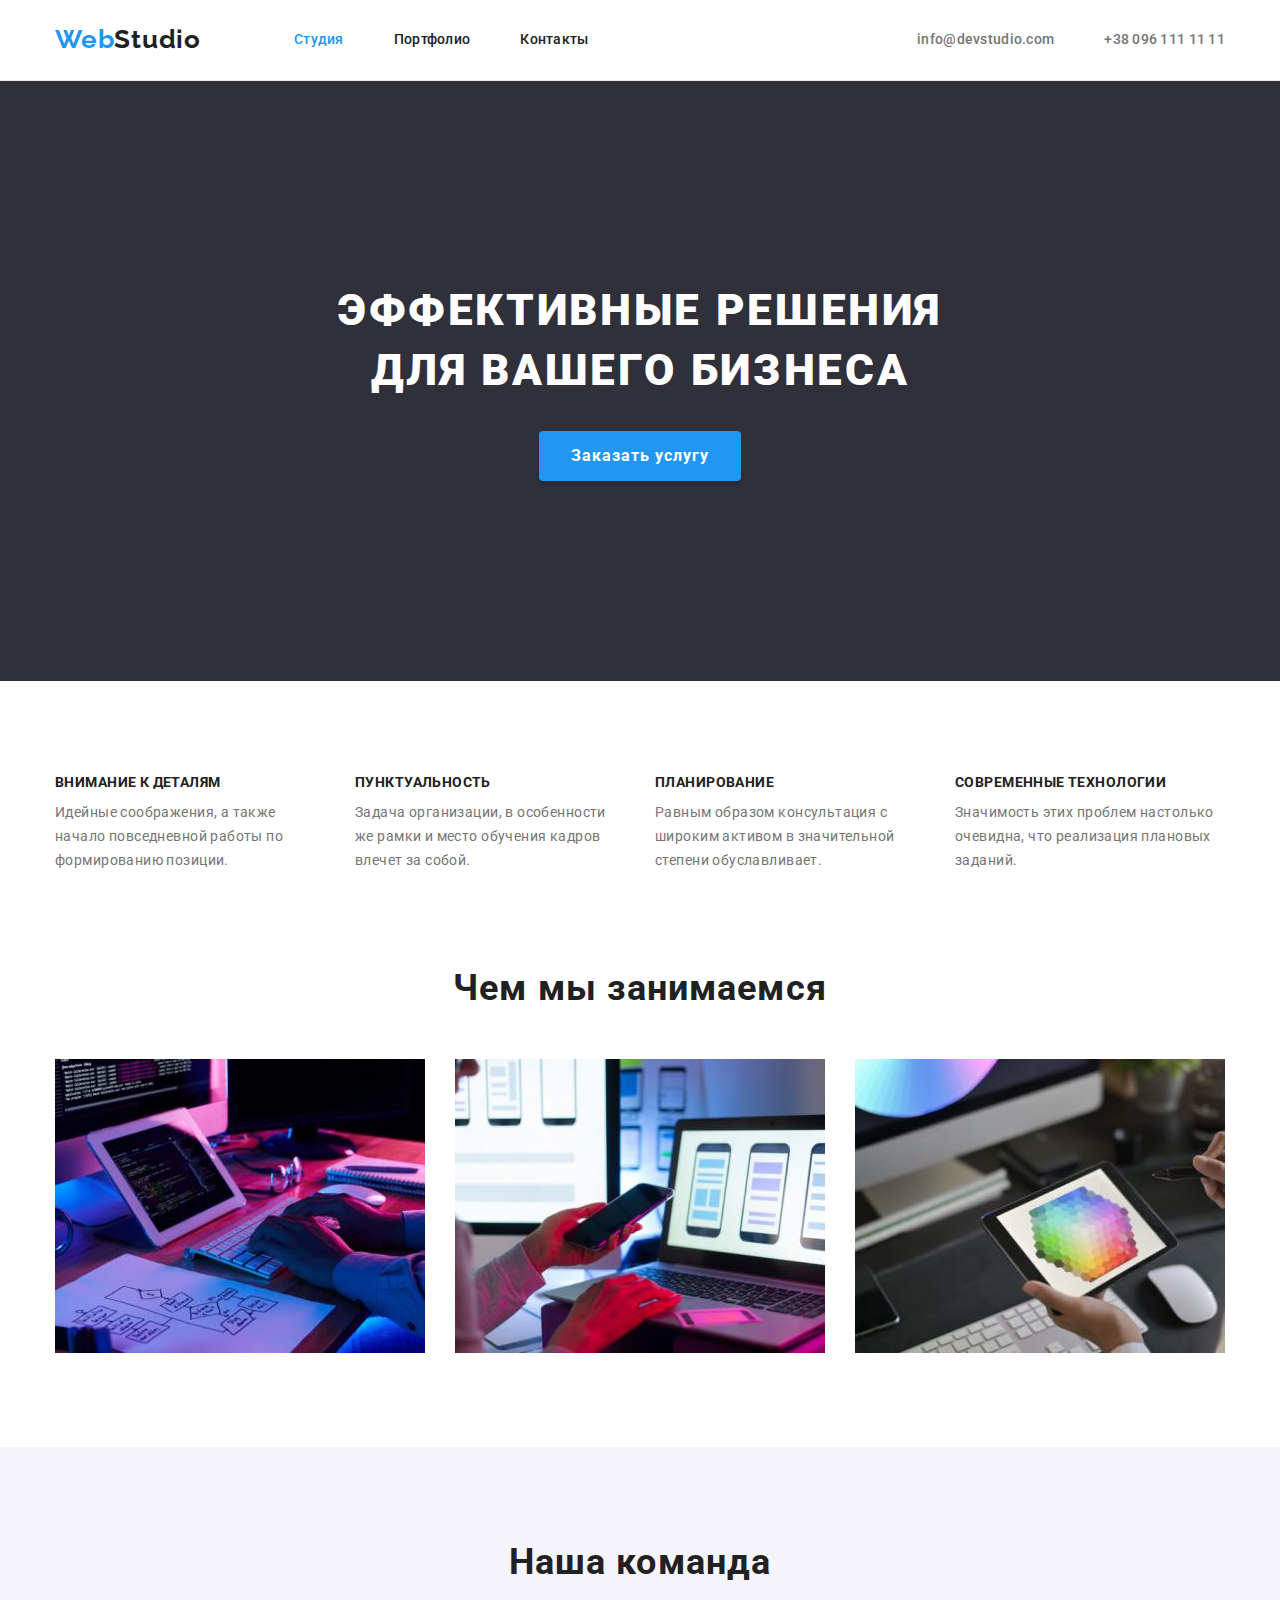
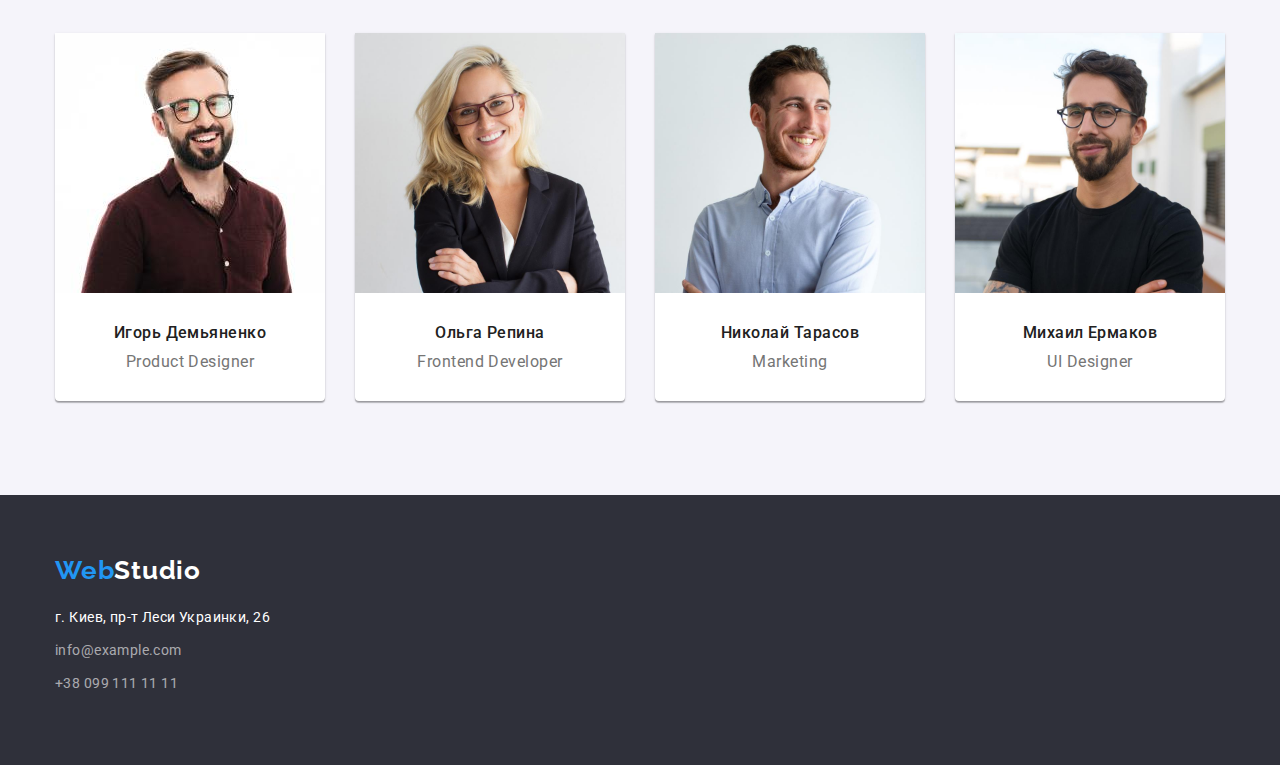
<file: index.html>
<!DOCTYPE html>
<html lang="ru">
<head>
    <meta charset="UTF-8">
    <meta http-equiv="X-UA-Compatible" content="IE=edge">
    <meta name="viewport" content="width=device-width, initial-scale=1.0">
    <title>WebStudio</title>
    <link rel="preconnect" href="https://fonts.gstatic.com">
    <link href="https://fonts.googleapis.com/css2?family=Raleway:wght@700&family=Roboto:wght@400;500;700;900&display=swap"
            rel="stylesheet">
    <link rel="stylesheet" href="https://cdnjs.cloudflare.com/ajax/libs/modern-normalize/1.0.0/modern-normalize.min.css">
    <link rel="stylesheet" href="./css/styles.css">
</head>
<body>
    <!--Шапка страницы-->
    <header class="header-block">
        <div class="container">
            <nav class="nav-block">
                <a class="logo" href="./index.html"><span class="brand-color">Web</span>Studio</a>
                <ul class="main-nav">
                    <li><a class="nav-link active" href="/">Студия</a></li>
                    <li><a class="nav-link" href="./portfolio.html">Портфолио</a></li>
                    <li><a class="nav-link" href="/">Контакты</a></li>
                </ul>
            </nav>
            <ul class="address-list">
                <li><a class="address-link" href="mailto:info@devstudio.com">info@devstudio.com</a></li>
                <li><a class="address-link" href="tel:+380961111111">+38 096 111 11 11</a></li>
            </ul>
        </div>
    </header>
    <!--Основной контент страницы-->
    <main>
        <section class="hero section">
            <div class="container">
                <h1 class="main-heading">Эффективные решения для вашего бизнеса</h1>
                <button class="hero-btn" type="button">Заказать услугу</button>
            </div>
        </section>
        <!--Секция об особенностях работы веб-студии-->
        <section class="features section">
            <div class="container">
                <h2 class="hidden-heading">Особенности работы</h2>
                <ul class="features-list">
                    <li>
                        <h3>Внимание к деталям</h3>
                        <p>Идейные соображения, а также начало повседневной работы по формированию позиции.</p>
                    </li>
                    <li>
                        <h3>Пунктуальность</h3>
                        <p>Задача организации, в особенности же рамки и место обучения кадров влечет за собой.</p>
                    </li>
                    <li>
                        <h3>Планирование</h3>
                        <p>Равным образом консультация с широким активом в значительной степени обуславливает.</p>
                    </li>
                    <li>
                        <h3>Современные технологии</h3>
                        <p>Значимость этих проблем настолько очевидна, что реализация плановых заданий.</p>
                    </li>
                </ul>
            </div>
        </section>
        <!--Секция с видами услуг-->
        <section class="services section">
            <div class="container">
                <h2>Чем мы занимаемся</h2>
                <ul class="services-list">
                    <li><img src="./images/img1.jpg" alt="Десктопные приложения" width="370"></li>
                    <li><img src="./images/img2.jpg" alt="Мобильные приложения" width="370"></li>
                    <li><img src="./images/img3.jpg" alt="Дизайнерские решения" width="370"></li>
                </ul>
            </div>
        </section>
        <!--Секция о сотрудниках-->
        <section class="team section">
            <div class="container">
                <h2>Наша команда</h2>
                <ul class="team-cards">
                    <li>
                        <img src="./images/igor_demianenko.jpg" alt="Игорь Демьяненко" width="270">
                        <h3>Игорь Демьяненко</h3>
                        <p class="profession">Product Designer</p>
                    </li>
                    <li>
                        <img src="./images/olga_repina.jpg" alt="Ольга Репина" width="270">
                        <h3>Ольга Репина</h3>
                        <p class="profession">Frontend Developer</p>
                    </li>
                    <li>
                        <img src="./images/nikolay_tarasov.jpg" alt="Николай Тарасов" width="270">
                        <h3>Николай Тарасов</h3>
                        <p class="profession">Marketing</p>
                    </li>
                    <li>
                        <img src="./images/mihail_ermakov.jpg" alt="Михаил Ермаков" width="270">
                        <h3>Михаил Ермаков</h3>
                        <p class="profession">UI Designer</p>
                    </li>
                </ul>
            </div>
        </section>
    </main>
    <!--Подвал страницы-->
    <footer class="footer-block">
        <div class="container">
            <a class="logo footer-logo" href="./index.html"><span class="brand-color">Web</span>Studio</a>
            <address class="addr">
                <p class="physical-adress">г. Киев, пр-т Леси Украинки, 26</p>
                <a class="footer-link" href="mailto:info@example.com">info@example.com</a></address>
                <a class="footer-link" href="tel:+380991111111">+38 099 111 11 11</a>
            </address>
        </div>
    </footer>
</body>
</html>
</file>
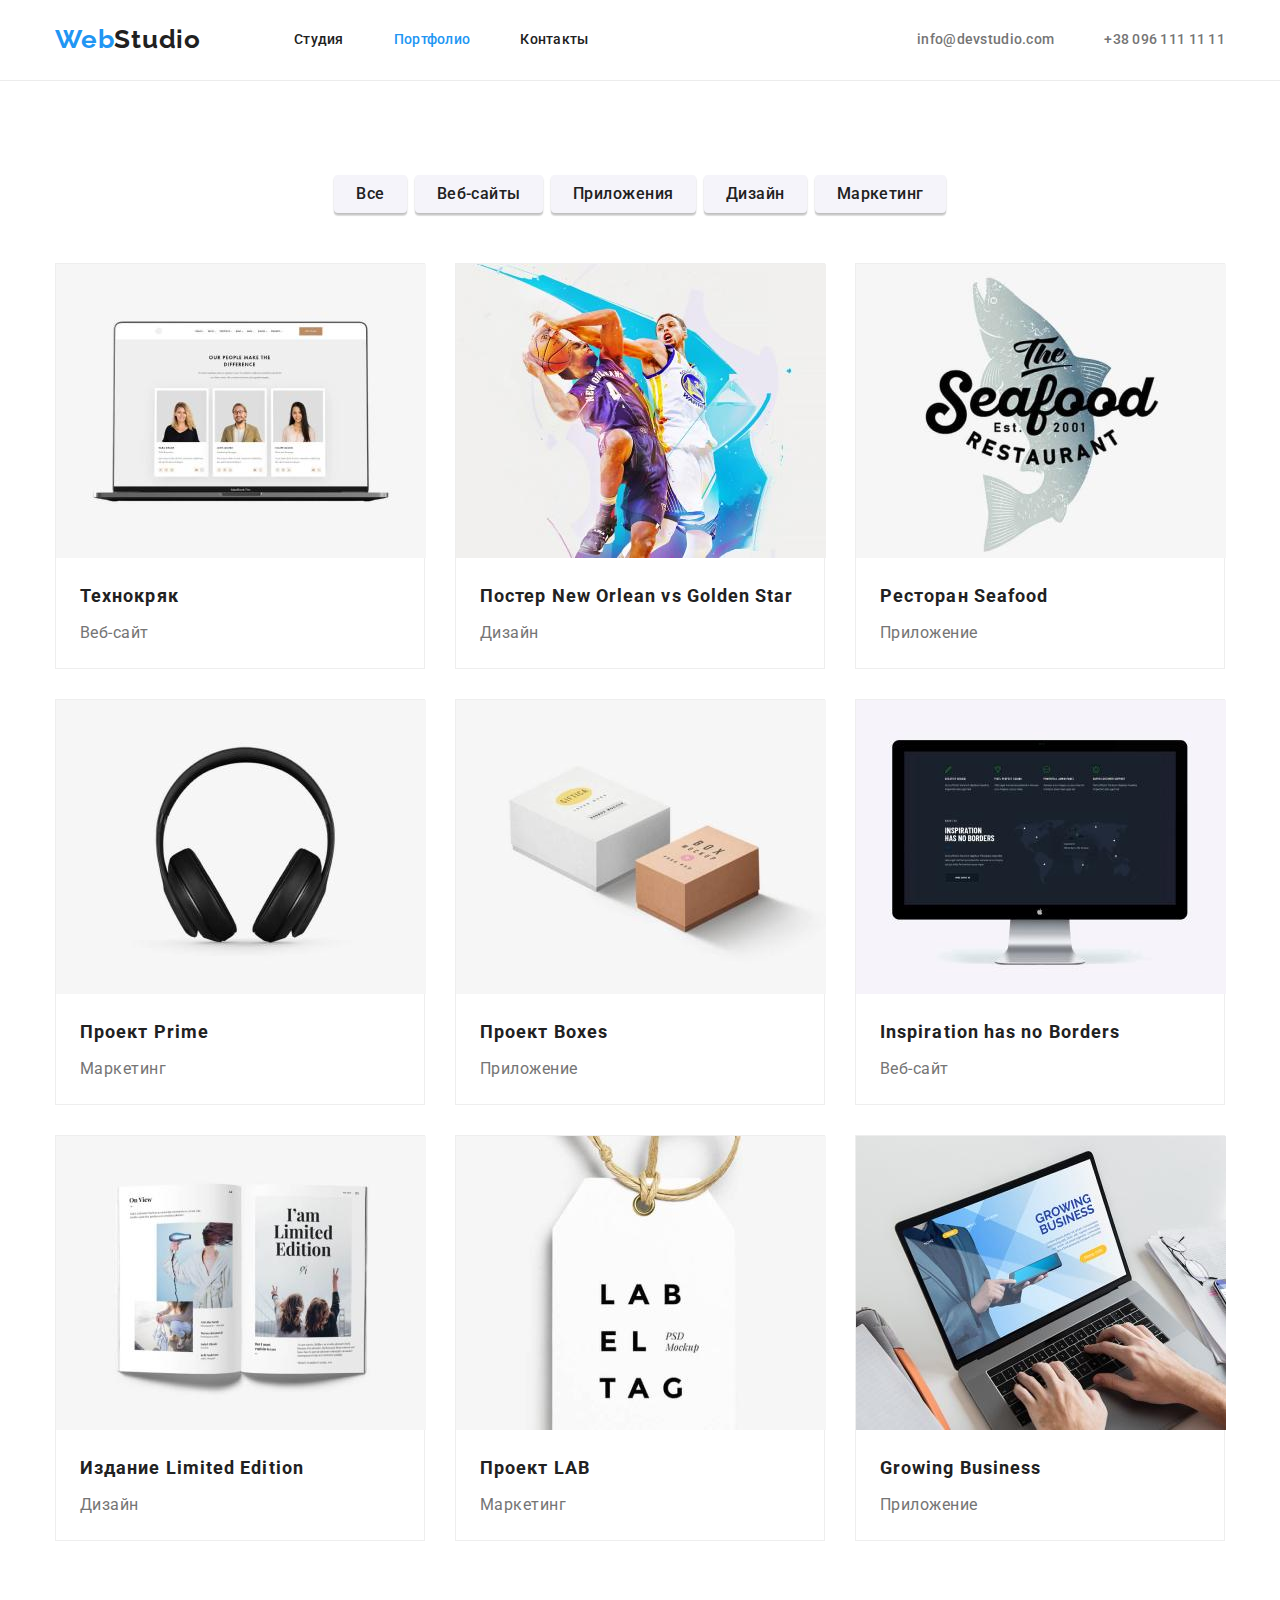
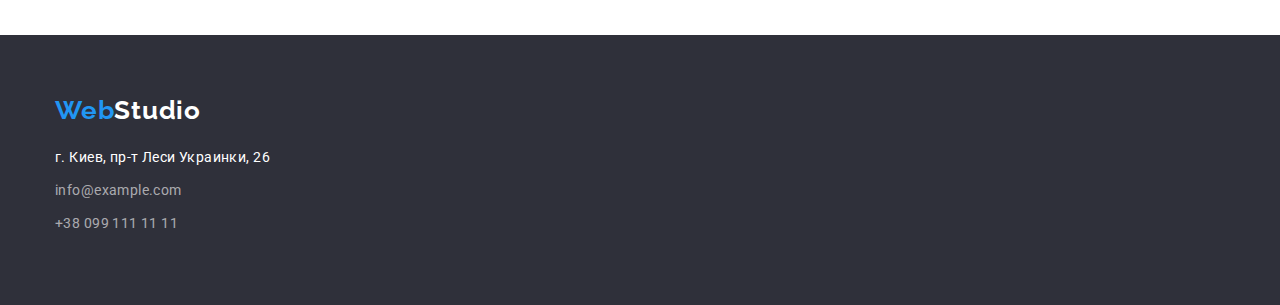
<file: portfolio.html>
<!DOCTYPE html>
<html lang="ru">

<head>
    <meta charset="UTF-8">
    <meta http-equiv="X-UA-Compatible" content="IE=edge">
    <meta name="viewport" content="width=device-width, initial-scale=1.0">
    <title>WebStudio</title>
    <link rel="preconnect" href="https://fonts.gstatic.com">
    <link href="https://fonts.googleapis.com/css2?family=Raleway:wght@700&family=Roboto:wght@400;500;700;900&display=swap"
        rel="stylesheet">
    <link rel="stylesheet" href="https://cdnjs.cloudflare.com/ajax/libs/modern-normalize/1.0.0/modern-normalize.min.css">
    <link rel="stylesheet" href="./css/styles.css">
</head>

<body>
    <!--Шапка страницы-->
    <header class="header-block">
        <div class="container">
            <nav class="nav-block">
                <a class="logo" href="./index.html"><span class="brand-color">Web</span>Studio</a>
                <ul class="main-nav">
                    <li><a class="nav-link" href="./index.html">Студия</a></li>
                    <li><a class="nav-link active" href="/">Портфолио</a></li>
                    <li><a class="nav-link" href="/">Контакты</a></li>
                </ul>
            </nav>
            <ul class="address-list">
                <li><a class="address-link" href="mailto:info@devstudio.com">info@devstudio.com</a></li>
                <li><a class="address-link" href="tel:+380961111111">+38 096 111 11 11</a></li>
            </ul>
        </div>
    </header>
    <!--Основной контент страницы-->
    <main>
        <section class="projects section">
            <div class="container">
                <h2 class="hidden-heading">Проэкты</h2>
                <ul class="button-list">
                    <li><button class="btn" type="button">Все</button></li>
                    <li><button class="btn" type="button">Веб-сайты</button></li>
                    <li><button class="btn" type="button">Приложения</button></li>
                    <li><button class="btn" type="button">Дизайн</button></li>
                    <li><button class="btn" type="button">Маркетинг</button></li>
                </ul>
                <ul class="projects-list">
                    <li>
                        <a href="/">
                        <img src="./images/technochrack.jpg" alt="Веб-сайт Технокряк" width="370px">
                        <div class="card-content">
                            <h3>Технокряк</h3>
                            <p class="subheading">Веб-сайт</p>
                        </div>
                        </a>
                    </li>
                    <li>
                        <a href="/">
                        <img src="./images/match.jpg" alt="Постер игры" width="370px">
                        <div class="card-content">
                            <h3>Постер New Orlean vs Golden Star</h3>
                            <p class="subheading">Дизайн</p>
                        </div>
                        </a>
                    </li>
                    <li>
                        <a href="/">
                        <img src="./images/seafood.jpg" alt="Ресторан Seafood" width="370px">
                        <div class="card-content">
                            <h3>Ресторан Seafood</h3>
                            <p class="subheading">Приложение</p>
                        </div>
                        </a>
                    </li>
                    <li>
                        <a href="/">
                        <img src="./images/prime.jpg" alt="Прайм" width="370px">
                        <div class="card-content">
                            <h3>Проект Prime</h3>
                            <p class="subheading">Маркетинг</p>
                        </div>
                        </a>
                    </li>
                    <li>
                        <a href="/">
                        <img src="./images/boxes.jpg" alt="Боксы" width="370px">
                        <div class="card-content">
                            <h3>Проект Boxes</h3>
                            <p class="subheading">Приложение</p>
                        </div>
                        </a>
                    </li>
                    <li>
                        <a href="/">
                        <img src="./images/no-borders.jpg" alt="Сайт о вдохновении" width="370px">
                        <div class="card-content">
                            <h3>Inspiration has no Borders</h3>
                            <p class="subheading">Веб-сайт</p>
                        </div>
                        </a>
                    </li>
                    <li>
                        <a href="/">
                        <img src="./images/limited-adition.jpg" alt="Дизайн издания" width="370px">
                        <div class="card-content">
                            <h3>Издание Limited Edition</h3>
                            <p class="subheading">Дизайн</p>
                        </div>
                        </a>
                    </li>
                    <li>
                        <a href="/">
                        <img src="./images/project-lab.jpg" alt="Проект LAB" width="370px">
                        <div class="card-content">
                            <h3>Проект LAB</h3>
                            <p class="subheading">Маркетинг</p>
                        </div>
                        </a>
                    </li>
                    <li>
                        <a href="/">
                        <img src="./images/growing-business.jpg" alt="Приложение для бизнеса" width="370px">
                        <div class="card-content">
                            <h3>Growing Business</h3>
                            <p class="subheading">Приложение</p>
                        </div>
                        </a>
                    </li>
                </ul>
            </div>
        </section>
    </main>
    <!--Подвал страницы-->
    <footer class="footer-block">
        <div class="container">
            <a class="logo footer-logo" href="./index.html"><span class="brand-color">Web</span>Studio</a>
            <address class="addr">
                <p class="physical-adress">г. Киев, пр-т Леси Украинки, 26</p>
                <a class="footer-link" href="mailto:info@example.com">info@example.com</a></address>
                <a class="footer-link" href="tel:+380991111111">+38 099 111 11 11</a>
            </address>
        </div>
    </footer>
</body>
</html>
</file>
<file: css/styles.css>
:root {
  --main-text-color: #757575;
  --brand-color: #2196f3;
  --hedding-color: #212121;
  --button-background: #f5f4fa;
  --light-color: #ffffff;
  --hero-background: #2f303a;
  --border-color: #ececec;
  --footer-link-color: rgba(255, 255, 255, 0.6);
  --card-border-color: #eeeeee;
}

body {
  background: var(--light-color);
  color: var(--main-text-color);
  font-family: "Roboto", "Verdana", "Tahoma", sans-serif;
  font-size: 14px;
  line-height: 1.714;
  letter-spacing: 0.03em;
}
a {
  text-decoration: none;
}
ul {
  list-style: none;
  padding: 0;
  margin: 0;
}
h1,
h2,
h3,
h4 {
  margin: 0;
}
p {
  margin: 0;
}
h2 {
  margin-bottom: 50px;
  font-weight: bold;
  font-size: 36px;
  line-height: 1.17;
  text-align: center;
  letter-spacing: 0.03em;
  color: var(--hedding-color);
}
.container {
  width: 1200px;
  padding: 0 15px;
  margin: 0 auto;
}
.section {
  padding: 94px 0;
}
/* Header styles */

.header-block .container {
  display: flex;
  justify-content: space-between;
  padding-top: 24px;
  padding-bottom: 25px;
  align-items: center;
}
.nav-block {
  display: flex;
  justify-content: left;
  align-items: center;
}

.logo {
  margin-right: 93px;
  text-decoration: none;
  font-family: "Raleway", sans-serif;
  font-weight: bold;
  font-size: 26px;
  line-height: 1.192;
  letter-spacing: 0.03em;
  color: var(--hedding-color);
}
.brand-color {
  color: var(--brand-color);
}
.main-nav {
  display: flex;
  justify-content: left;
  align-items: center;
}
.main-nav > li:not(:first-child) {
  margin-left: 50px;
}
.nav-link {
  font-weight: 500;
  font-size: 14px;
  line-height: 1.14;
  letter-spacing: 0.02em;
  color: var(--hedding-color);
  text-decoration: none;
}
.address-list {
  display: flex;
  justify-content: right;
  align-items: center;
}
.address-list > li:not(:first-child) {
  margin-left: 50px;
}
.address-link {
  font-weight: 500;
  font-size: 14px;
  line-height: 1.14;
  letter-spacing: 0.02em;
  color: var(--main-text-color);
  text-decoration: none;
}
.nav-link:hover,
.nav-link:focus,
.nav-link.active,
.address-link:hover,
.address-link:focus {
  color: var(--brand-color);
}
.header-block {
  border-bottom: 1px solid var(--border-color);
}
/* Header styles end */

/* Main sections */
/* Styles for main section of index.html */
/* Hero section */
.hero {
  background: var(--hero-background);
}
.hero .container {
  padding: 106px 282px;
}
.main-heading {
  margin-bottom: 30px;
  font-weight: 900;
  font-size: 44px;
  line-height: 1.36;
  text-align: center;
  letter-spacing: 0.06em;
  text-transform: uppercase;
  color: var(--light-color);
}
.hero-btn {
  display: block;
  padding: 10px 32px;
  margin: 0 auto;
  background: var(--brand-color);
  font-family: inherit;
  font-weight: bold;
  font-size: 16px;
  line-height: 1.875;
  text-align: center;
  letter-spacing: 0.06em;
  color: var(--light-color);
  box-shadow: 0px 4px 4px rgba(0, 0, 0, 0.15);
  border-radius: 4px;
  border: none;
}
.hero-btn:hover,
.hero-btn:focus {
  text-shadow: 2px 1px 5px #2c2c31;
  cursor: pointer;
}
/* Herro secion end*/
/* Work peculiarities section */
.hidden-heading {
  display: none;
}
.features-list {
  display: flex;
  flex-wrap: wrap;
}
.features-list > li {
  width: 270px;
}
.features-list > li:not(:last-child) {
  margin-right: 30px;
}
.features h3 {
  margin-bottom: 10px;
  font-weight: bold;
  font-size: 14px;
  line-height: 1.14;
  letter-spacing: 0.03em;
  text-transform: uppercase;
  color: var(--hedding-color);
}
/* Work peculiarities section end */
/* Services section */
.services {
  padding-top: 0;
}
.services-list {
  display: flex;
  flex-wrap: wrap;
}
.services-list img {
  display: block;
  max-width: 100%;
}
.services-list > li:not(:last-child) {
  margin-right: 30px;
}
/* Servises section end */
/* Team section */
.team {
  background: var(--button-background);
}
.team-cards {
  display: flex;
}
.team-cards > li {
  width: 270px;
  padding-bottom: 30px;
  background: #ffffff;
  box-shadow: 0px 1px 3px rgba(0, 0, 0, 0.12), 0px 1px 1px rgba(0, 0, 0, 0.14),
    0px 2px 1px rgba(0, 0, 0, 0.2);
  border-radius: 0px 0px 4px 4px;
}
.team-cards img {
  display: block;
  min-width: 100%;
}
.team-cards > li:not(:last-child) {
  margin-right: 30px;
}
.team-cards h3 {
  margin-bottom: 10px;
  padding-top: 30px;
  font-weight: 500;
  font-size: 16px;
  line-height: 1.19;
  text-align: center;
  letter-spacing: 0.03em;
  color: var(--hedding-color);
}
.profession {
  font-size: 16px;
  line-height: 1.19;
  text-align: center;
  letter-spacing: 0.03em;
}
/* Team section end */
/* Styles for main section of index.html end */

/* Styles for main section of the page portfolio.html */
/* Filter styles */
.button-list {
  margin-bottom: 50px;
  display: flex;
  justify-content: center;
}
.button-list > li:not(:last-child) {
  margin-right: 8px;
}
.btn {
  display: block;
  padding: 6px 22px;
  background: var(--button-background);
  color: var(--hedding-color);
  font-family: inherit;
  font-style: normal;
  font-weight: 500;
  font-size: 16px;
  line-height: 1.625;
  text-align: center;
  letter-spacing: 0.03em;
  box-shadow: 0px 3px 1px rgba(0, 0, 0, 0.1), 0px 1px 2px rgba(0, 0, 0, 0.08),
    0px 2px 2px rgba(0, 0, 0, 0.12);
  border: none;
  border-radius: 4px;
  cursor: pointer;
}
.btn:hover,
.btn:focus {
  background-color: var(--brand-color);
  color: var(--light-color);
  border: none;
}
/* Filter styles end */
/* Project cards styles */
.projects-list {
  display: flex;
  flex-wrap: wrap;
  margin-bottom: -30px;
  margin-right: -30px;
}
.projects-list > li {
  width: 370px;
  margin-right: 30px;
  margin-bottom: 30px;
  background: var(--light-color);
  border: 1px solid var(--card-border-color);
}
.projects-list a {
  color: var(--main-text-color);
}
.projects-list img {
  display: block;
  min-width: 100%;
}
.projects-list .card-content {
  padding: 20px 24px;
}
.projects h3 {
  margin-bottom: 4px;
  font-weight: bold;
  font-size: 18px;
  line-height: 2;
  letter-spacing: 0.06em;
  color: var(--hedding-color);
}
.subheading {
  font-size: 16px;
  line-height: 1.875;
  letter-spacing: 0.03em;
}
/* Project cards styles end*/
/* Footer styles */
.footer-block {
  padding: 60px 0;
  color: var(--light-color);
  line-height: 1.714;
  background: var(--hero-background);
}
.footer-logo {
  display: block;
  margin-bottom: 20px;
  color: var(--light-color);
}
.addr {
  font-style: normal;
}
.physical-adress {
  margin-bottom: 9px;
}
.footer-link {
  display: block;
  margin-bottom: 9px;
}
.footer-link {
  color: var(--footer-link-color);
}
.footer-link:hover,
.footer-link.nav-link:focus {
  cursor: pointer;
  color: var(--brand-color);
  font-weight: normal;
}
</file>
